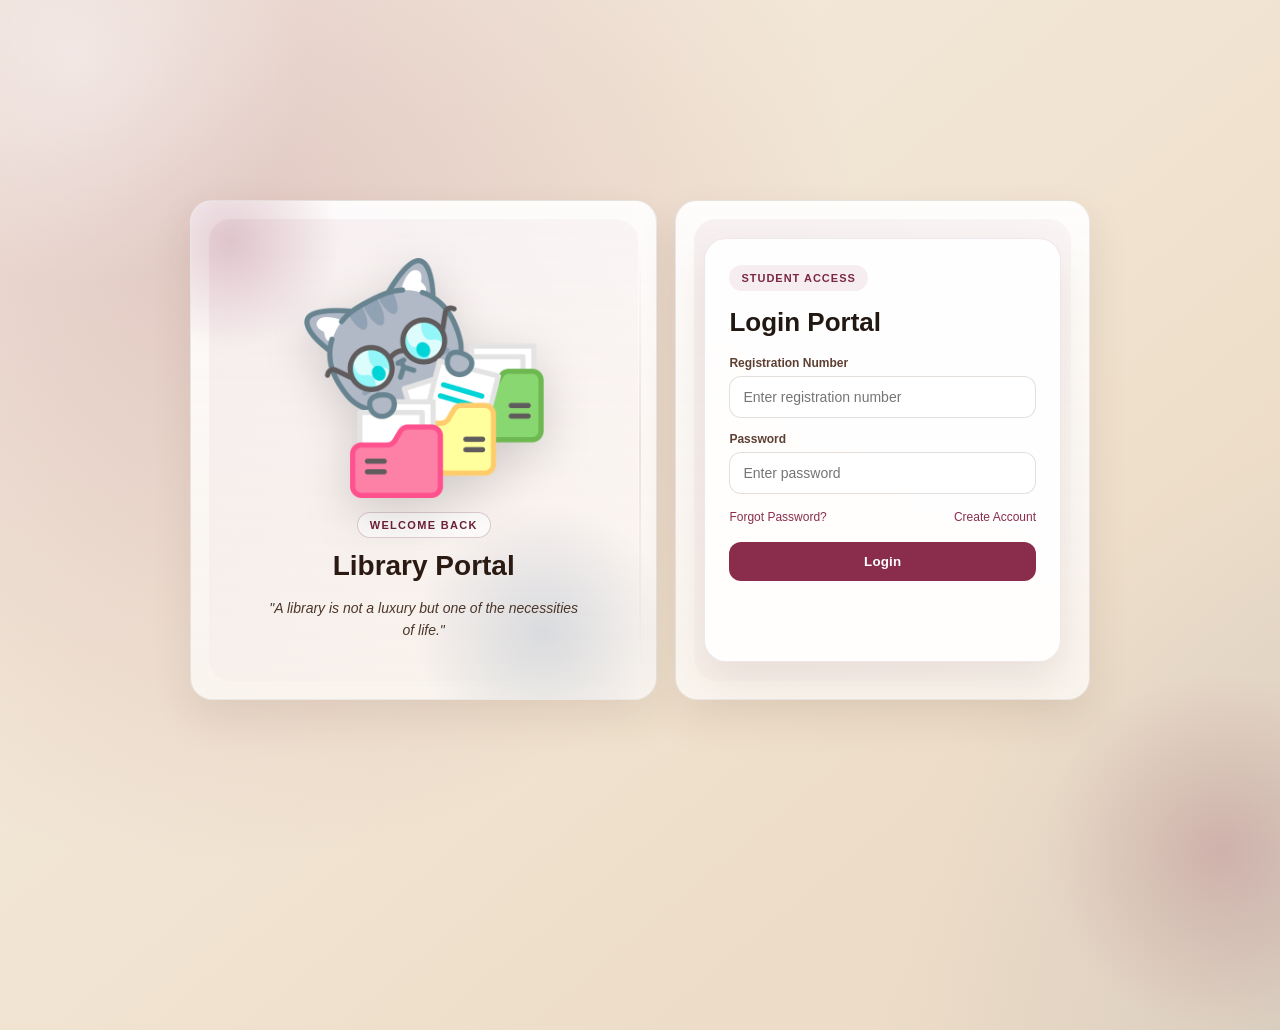
<file: index.html>
<!DOCTYPE html>
<html lang="en">
<head>
<meta charset="UTF-8">
<meta name="viewport" content="width=device-width, initial-scale=1.0">
<title>Login Page</title>

<style>

body{
    margin:0;
    font-family:Arial, Helvetica, sans-serif;
    background:
        radial-gradient(circle at 12% 18%, rgba(138, 45, 77, 0.18), transparent 34%),
        radial-gradient(circle at 86% 82%, rgba(90, 122, 158, 0.20), transparent 36%),
        linear-gradient(140deg, #f7efe4 0%, #eedfca 52%, #e9d3be 100%);
    background-size: 140% 140%;
    display:flex;
    justify-content:center;
    align-items:center;
    height:100vh;
    position:relative;
    overflow:hidden;
    animation: bgShift 14s ease-in-out infinite alternate;
}

body::before{
    content:"";
    position:absolute;
    width:460px;
    height:460px;
    border-radius:50%;
    left:-150px;
    top:-170px;
    background: radial-gradient(circle, rgba(255,255,255,0.42) 0%, rgba(255,255,255,0) 70%);
    pointer-events:none;
}

body::after{
    content:"";
    position:absolute;
    width:360px;
    height:360px;
    border-radius:50%;
    right:-120px;
    bottom:-130px;
    background: radial-gradient(circle, rgba(138,45,77,0.20) 0%, rgba(138,45,77,0) 70%);
    pointer-events:none;
}

@keyframes bgShift{
    0%{ background-position: 0% 40%; }
    100%{ background-position: 100% 60%; }
}

.container{
    width:900px;
    min-height:500px;
    display:flex;
    align-items:stretch;
    gap:18px;
    position:relative;
    z-index:1;
}

.container::after{
    content:"";
    position:absolute;
    left:50%;
    top:36px;
    bottom:36px;
    width:1px;
    background:linear-gradient(180deg, rgba(138,45,77,0), rgba(138,45,77,0.22), rgba(138,45,77,0));
    transform:translateX(-50%);
    pointer-events:none;
}

/* LEFT SIDE */

.left{
    width:50%;
    background:
        linear-gradient(180deg, rgba(255,255,255,0.92), rgba(252,248,244,0.84));
    border: 1px solid rgba(0, 0, 0, 0.08);
    border-radius:22px;
    display:flex;
    flex-direction:column;
    justify-content:center;
    align-items:center;
    text-align:center;
    padding:28px;
    position: relative;
    overflow: hidden;
    box-shadow:0 18px 40px rgba(86,48,33,0.10);
}

.left::before{
    content:"";
    position:absolute;
    inset:18px;
    width:auto;
    height:auto;
    border-radius:22px;
    background:linear-gradient(145deg, rgba(138,45,77,0.06), rgba(255,255,255,0));
    pointer-events:none;
}

.left::after{
    content:"";
    position:absolute;
    width:220px;
    height:220px;
    border-radius:50%;
    background: radial-gradient(circle, rgba(138,45,77,0.22) 0%, rgba(138,45,77,0) 70%);
    top:-70px;
    left:-70px;
}

.left-content::after{
    content:"";
    position:absolute;
    width:260px;
    height:260px;
    border-radius:50%;
    background: radial-gradient(circle, rgba(90,122,158,0.20) 0%, rgba(90,122,158,0) 70%);
    bottom:-120px;
    right:-90px;
    z-index:-1;
}

.left img{
    width:240px;
    filter: drop-shadow(0 14px 24px rgba(0,0,0,0.16));
    animation: float 3s ease-in-out infinite;
    position: relative;
    border:none;
    border-radius:0;
    background:transparent;
    mix-blend-mode:multiply;
}

@keyframes float {
    0%, 100% { transform: translateY(0px); }
    50% { transform: translateY(-15px); }
}

.left-content {
    position: relative;
    z-index: 2;
    display: flex;
    flex-direction: column;
    align-items: center;
    max-width: 320px;
    width:100%;
}

.portal-tag{
    letter-spacing: 1.3px;
    font-size: 11px;
    font-weight: 700;
    text-transform: uppercase;
    color:#6f1f3a;
    background: rgba(255,255,255,0.7);
    border: 1px solid rgba(111,31,58,0.22);
    border-radius: 999px;
    padding: 6px 12px;
    margin-top: 14px;
}

.left h3{
    color:#2b1a12;
    font-size: 28px;
    margin-top: 12px;
    margin-bottom: 6px;
}

.left .quote{
    font-style: italic;
    margin: 10px 0 0;
    color: #4c362a;
    font-size: 14px;
    line-height: 1.55;
}

/* RIGHT SIDE */

.right{
    width:50%;
    background:
        linear-gradient(180deg, rgba(255,255,255,0.92), rgba(252,248,244,0.84));
    border: 1px solid rgba(0, 0, 0, 0.08);
    display:flex;
    justify-content:center;
    align-items:center;
    padding:28px;
    box-sizing:border-box;
    overflow:visible;
    position:relative;
    border-radius:22px;
    box-shadow:0 18px 40px rgba(86,48,33,0.10);
}

.right::before{
    content:"";
    position:absolute;
    inset:18px;
    border-radius:22px;
    background:linear-gradient(145deg, rgba(138,45,77,0.06), rgba(255,255,255,0));
    pointer-events:none;
}

.auth-shell{
    width:min(420px, 100%);
    position:relative;
    z-index:1;
}

.auth-panel{
    background:rgba(255,255,255,0.88);
    border:1px solid rgba(111,31,58,0.10);
    border-radius:22px;
    box-shadow:0 18px 40px rgba(86,48,33,0.10);
    padding:26px 24px 22px;
    backdrop-filter:blur(10px);
}

.auth-kicker{
    display:inline-flex;
    align-items:center;
    gap:8px;
    padding:7px 12px;
    border-radius:999px;
    background:rgba(138,45,77,0.08);
    color:#7a2845;
    font-size:11px;
    font-weight:700;
    letter-spacing:1px;
    text-transform:uppercase;
}

.auth-panel h2{
    text-align:left;
    color:#221812;
    margin:16px 0 18px;
    font-size:26px;
}

.login-box,
.forgot-box,
.register-box{
    width:100%;
}

.form-panel{
    display:none;
    opacity:0;
    transform:translateY(14px);
    animation:panelEnter .35s ease forwards;
}

.form-panel.active{
    display:block;
}

@keyframes panelEnter{
    from{
        opacity:0;
        transform:translateY(14px);
    }
    to{
        opacity:1;
        transform:translateY(0);
    }
}

.fields{
    display:flex;
    flex-direction:column;
    gap:14px;
}

.field{
    display:flex;
    flex-direction:column;
    gap:6px;
}

.field label{
    font-size:12px;
    font-weight:700;
    color:#5d4032;
}

.field-hint{
    margin:2px 0 0;
    font-size:11px;
    color:#8a7366;
}

input, select{
    width:100%;
    padding:12px 13px;
    margin:0;
    border:1px solid rgba(108, 77, 58, 0.18);
    border-radius:12px;
    background: rgba(255, 255, 255, 0.92);
    color: #222;
    font-size:14px;
    transition:border-color .18s ease, box-shadow .18s ease, transform .18s ease;
}

button{
    width:100%;
    padding:12px;
    background:#8a2d4d;
    color:white;
    border:none;
    border-radius:12px;
    cursor:pointer;
    font-weight:700;
    letter-spacing:.2px;
    transition:transform .18s ease, box-shadow .18s ease, background .18s ease;
}

button:hover{
    background:#6f1f3a;
    transform:translateY(-1px);
    box-shadow:0 12px 24px rgba(138,45,77,0.18);
}

.google-btn{
    background:white;
    border:1px solid #ccc;
    color:black;
    margin-bottom:10px;
}

.options{
    display:flex;
    justify-content:space-between;
    font-size:12px;
    color: #333;
    margin:16px 0 18px;
    gap:10px;
    flex-wrap:wrap;
}

.options a{
    color:#8a2d4d;
    text-decoration:none;
}

.options a:hover{
    text-decoration:underline;
}

.options-left{
    justify-content:flex-start;
}

.error{
    color:#bb2f2f;
    font-size:13px;
    min-height:18px;
    margin:14px 0 0;
}

.success{
    color:#1d7c49;
    font-size:13px;
    min-height:18px;
    margin:8px 0 0;
}

.link-btn{
    width:100%;
    padding:12px;
    background:transparent;
    color:#8a2d4d;
    border:1px solid #8a2d4d;
    border-radius:12px;
    cursor:pointer;
    margin-top:12px;
}

.link-btn:hover{
    background:rgba(138,45,77,0.08);
}

input, select {
    box-sizing: border-box;
}

input:focus, select:focus {
    border-color: #8a2d4d;
    box-shadow: 0 0 0 4px rgba(138, 45, 77, 0.12);
    transform:translateY(-1px);
    outline:none;
}

@media (max-width:920px){
    .container{
        width:min(900px, calc(100vw - 28px));
        height:auto;
        flex-direction:column;
        gap:14px;
    }
    .container::after{
        left:32px;
        right:32px;
        top:50%;
        bottom:auto;
        width:auto;
        height:1px;
        transform:translateY(-50%);
    }
    .left,.right{
        width:100%;
    }
    .left,
    .right{
        min-height:auto;
        padding:18px;
    }
    .auth-panel{
        padding:22px 18px 18px;
    }
}

</style>
</head>

<body>

<div class="container">

<!-- LEFT SIDE -->
<div class="left">

<div class="left-content">
<img src="data-analyst.png" alt="login image">

<span class="portal-tag">Welcome Back</span>
<h3>Library Portal</h3>
<p class="quote">
    "A library is not a luxury but one of the necessities of life."
</p>
</div>

</div>

<!-- RIGHT SIDE -->
<div class="right">

<div class="auth-shell">
<div class="auth-panel">

<span class="auth-kicker">Student Access</span>

<div class="login-box form-panel active">

<h2>Login Portal</h2>

<div class="fields">
<div class="field">
<label for="registration">Registration Number</label>
<input type="text" id="registration" placeholder="Enter registration number" required>
</div>

<div class="field">
<label for="password">Password</label>
<input type="password" id="password" placeholder="Enter password" required>
</div>
</div>

<div class="options">
<a href="#" onclick="showForgotPassword(event)">Forgot Password?</a>
<a href="#" onclick="showRegister(event)">Create Account</a>
</div>

<button onclick="login()">Login</button>

<p class="error" id="error"></p>
<p class="success" id="loginSuccess"></p>

</div>

<div class="forgot-box form-panel" id="forgotBox">

<h2>Change Password</h2>

<div class="fields">
<div class="field">
<label for="fpRegistration">Registration Number</label>
<input type="text" id="fpRegistration" placeholder="Enter registration number" required>
</div>
<div class="field">
<label for="fpDob">Date of Birth</label>
<input type="date" id="fpDob" required>
</div>
<div class="field">
<label for="fpNewPassword">New Password</label>
<input type="password" id="fpNewPassword" placeholder="Create new password" required>
</div>
<div class="field">
<label for="fpConfirmPassword">Confirm New Password</label>
<input type="password" id="fpConfirmPassword" placeholder="Re-enter new password" required>
</div>
</div>

<button onclick="changePassword()">Update Password</button>
<button class="link-btn" onclick="showLogin()">Back to Login</button>

<p class="error" id="fpError"></p>
<p class="success" id="fpSuccess"></p>

</div>

<div class="register-box form-panel" id="registerBox">

<h2>Create Account</h2>

<div class="fields">
<div class="field">
<label for="regFullName">Full Name</label>
<input type="text" id="regFullName" placeholder="Enter full name" required>
</div>
<div class="field">
<label for="regRegistration">Registration Number</label>
<input type="text" id="regRegistration" placeholder="Enter registration number" required>
</div>
<div class="field">
<label for="regDob">Date of Birth</label>
<input type="date" id="regDob" required>
</div>
<div class="field">
<label for="regGender">Gender</label>
<select id="regGender" required>
<option value="">Select Gender</option>
<option value="Male">Male</option>
<option value="Female">Female</option>
</select>
</div>
<div class="field">
<label for="regBranch">Branch</label>
<select id="regBranch" required>
<option value="">Select Branch</option>
<option value="CSE">CSE</option>
<option value="ECE">ECE</option>
<option value="EEE">EEE</option>
<option value="MECH">MECH</option>
<option value="CIVIL">CIVIL</option>
<option value="IT">IT</option>
</select>
</div>
<div class="field">
<label for="regYear">BTech Year</label>
<select id="regYear" required>
<option value="">Select BTech Year</option>
<option value="1">BTech 1st Year</option>
<option value="2">BTech 2nd Year</option>
<option value="3">BTech 3rd Year</option>
<option value="4">BTech 4th Year</option>
</select>
</div>
<div class="field">
<label for="regSemester">Semester</label>
<select id="regSemester" required>
<option value="">Select Semester</option>
<option value="1">Semester 1</option>
<option value="2">Semester 2</option>
</select>
</div>
<div class="field">
<label for="regPassword">Password</label>
<input type="password" id="regPassword" placeholder="Create password" required>
</div>
<div class="field">
<label for="regConfirmPassword">Confirm Password</label>
<input type="password" id="regConfirmPassword" placeholder="Re-enter password" required>
</div>
</div>

<button onclick="registerAccount()">Create Account</button>

<div class="options options-left">
<a href="#" onclick="showLogin(event)">Back to Login</a>
</div>

<p class="error" id="regError"></p>
<p class="success" id="regSuccess"></p>

</div>

</div>
</div>

</div>

<script src="app-config.js"></script>
<script>
const API_BASE = window.APP_CONFIG.API_BASE

function setActivePanel(panelId){
const panels = [
document.querySelector(".login-box"),
document.getElementById("forgotBox"),
document.getElementById("registerBox")
]
panels.forEach(panel => {
panel.classList.remove("active")
})
const nextPanel = panelId === "login" ? document.querySelector(".login-box") : document.getElementById(panelId)
void nextPanel.offsetWidth
nextPanel.classList.add("active")
}

function showForgotPassword(event){
event.preventDefault()
setActivePanel("forgotBox")
document.getElementById("loginSuccess").innerText = ""
document.getElementById("error").innerText = ""
document.getElementById("fpError").innerText = ""
document.getElementById("fpSuccess").innerText = ""
document.getElementById("regError").innerText = ""
document.getElementById("regSuccess").innerText = ""
}

function showRegister(event){
if(event){ event.preventDefault() }
setActivePanel("registerBox")
document.getElementById("loginSuccess").innerText = ""
document.getElementById("error").innerText = ""
document.getElementById("fpError").innerText = ""
document.getElementById("fpSuccess").innerText = ""
document.getElementById("regError").innerText = ""
document.getElementById("regSuccess").innerText = ""
}

function showLogin(event){
if(event){ event.preventDefault() }
setActivePanel("login")
document.getElementById("error").innerText = ""
document.getElementById("loginSuccess").innerText = ""
document.getElementById("fpError").innerText = ""
document.getElementById("fpSuccess").innerText = ""
document.getElementById("regError").innerText = ""
document.getElementById("regSuccess").innerText = ""
}

async function apiPost(path, payload){
const maxAttempts = 3

for(let attempt = 1; attempt <= maxAttempts; attempt++){
const response = await fetch(`${API_BASE}/${path}`, {
method: "POST",
headers: { "Content-Type": "application/json" },
body: JSON.stringify(payload)
}).catch(error => ({ networkError: error }))

if(response?.networkError){
if(attempt < maxAttempts){
await new Promise(resolve => setTimeout(resolve, 6000))
continue
}
throw new Error("Server is waking up. Please wait a few seconds and try again.")
}

const data = await response.json().catch(() => ({ message: "Unexpected server response." }))
if(response.ok){
return data
}

const retryableStatus = [502, 503, 504]
if(retryableStatus.includes(response.status) && attempt < maxAttempts){
await new Promise(resolve => setTimeout(resolve, 6000))
continue
}

throw new Error(data.message || "Request failed")
}

throw new Error("Server is waking up. Please wait a few seconds and try again.")
}

async function login(){

let registration = document.getElementById("registration").value
let password = document.getElementById("password").value

if(registration=="" || password==""){
document.getElementById("error").innerText="Please enter registration number and password"
document.getElementById("loginSuccess").innerText=""
return
}

try{
const result = await apiPost("login", {
registrationNo: registration,
password: password
})
document.getElementById("error").innerText = ""
document.getElementById("loginSuccess").innerText = result.message
document.getElementById("registration").value = ""
document.getElementById("password").value = ""
sessionStorage.setItem("libraryUser", JSON.stringify(result.user))
sessionStorage.setItem("libraryLoginMessage", result.message)
window.location.href = "dashboard.html"
}
catch(err){
document.getElementById("loginSuccess").innerText = ""
document.getElementById("error").innerText = err.message
}

}

async function changePassword(){
let fpRegistration = document.getElementById("fpRegistration").value
let fpDob = document.getElementById("fpDob").value
let fpNewPassword = document.getElementById("fpNewPassword").value
let fpConfirmPassword = document.getElementById("fpConfirmPassword").value

document.getElementById("fpError").innerText = ""
document.getElementById("fpSuccess").innerText = ""

if(fpRegistration=="" || fpDob=="" || fpNewPassword=="" || fpConfirmPassword==""){
document.getElementById("fpError").innerText = "Please fill all fields"
return
}

if(fpNewPassword.length < 4){
document.getElementById("fpError").innerText = "New password must be at least 4 characters"
return
}

if(fpNewPassword!==fpConfirmPassword){
document.getElementById("fpError").innerText = "New password and confirm password do not match"
return
}

try{
const result = await apiPost("reset-password", {
registrationNo: fpRegistration,
dateOfBirth: fpDob,
newPassword: fpNewPassword
})
document.getElementById("fpError").innerText = ""
document.getElementById("fpSuccess").innerText = result.message + " Please login with new password."

document.getElementById("fpRegistration").value = ""
document.getElementById("fpDob").value = ""
document.getElementById("fpNewPassword").value = ""
document.getElementById("fpConfirmPassword").value = ""
}
catch(err){
document.getElementById("fpSuccess").innerText = ""
document.getElementById("fpError").innerText = err.message
}
}

async function registerAccount(){
let regFullName = document.getElementById("regFullName").value
let regRegistration = document.getElementById("regRegistration").value
let regDob = document.getElementById("regDob").value
let regGender = document.getElementById("regGender").value
let regBranch = document.getElementById("regBranch").value
let regYear = document.getElementById("regYear").value
let regSemester = document.getElementById("regSemester").value
let regPassword = document.getElementById("regPassword").value
let regConfirmPassword = document.getElementById("regConfirmPassword").value

document.getElementById("regError").innerText = ""
document.getElementById("regSuccess").innerText = ""

if(regFullName=="" || regRegistration=="" || regDob=="" || regGender=="" || regBranch=="" || regYear=="" || regSemester=="" || regPassword=="" || regConfirmPassword==""){
document.getElementById("regError").innerText = "Please fill all fields"
return
}

if(regPassword.length < 4){
document.getElementById("regError").innerText = "Password must be at least 4 characters"
return
}

if(regPassword!==regConfirmPassword){
document.getElementById("regError").innerText = "Password and confirm password do not match"
return
}

const regSemesterNum = Number(regSemester)
if(regSemesterNum !== 1 && regSemesterNum !== 2){
document.getElementById("regError").innerText = "Each year has only Semester 1 or Semester 2"
return
}

try{
const result = await apiPost("register", {
fullName: regFullName,
registrationNo: regRegistration,
password: regPassword,
dateOfBirth: regDob,
gender: regGender,
btechBranch: regBranch,
academicYear: Number(regYear),
semester: regSemesterNum
})
document.getElementById("regSuccess").innerText = result.message
document.getElementById("regFullName").value = ""
document.getElementById("regRegistration").value = ""
document.getElementById("regDob").value = ""
document.getElementById("regGender").value = ""
document.getElementById("regBranch").value = ""
document.getElementById("regYear").value = ""
document.getElementById("regSemester").value = ""
document.getElementById("regPassword").value = ""
document.getElementById("regConfirmPassword").value = ""
}
catch(err){
document.getElementById("regError").innerText = err.message
}
}

</script>

</body>
</html>
</file>
